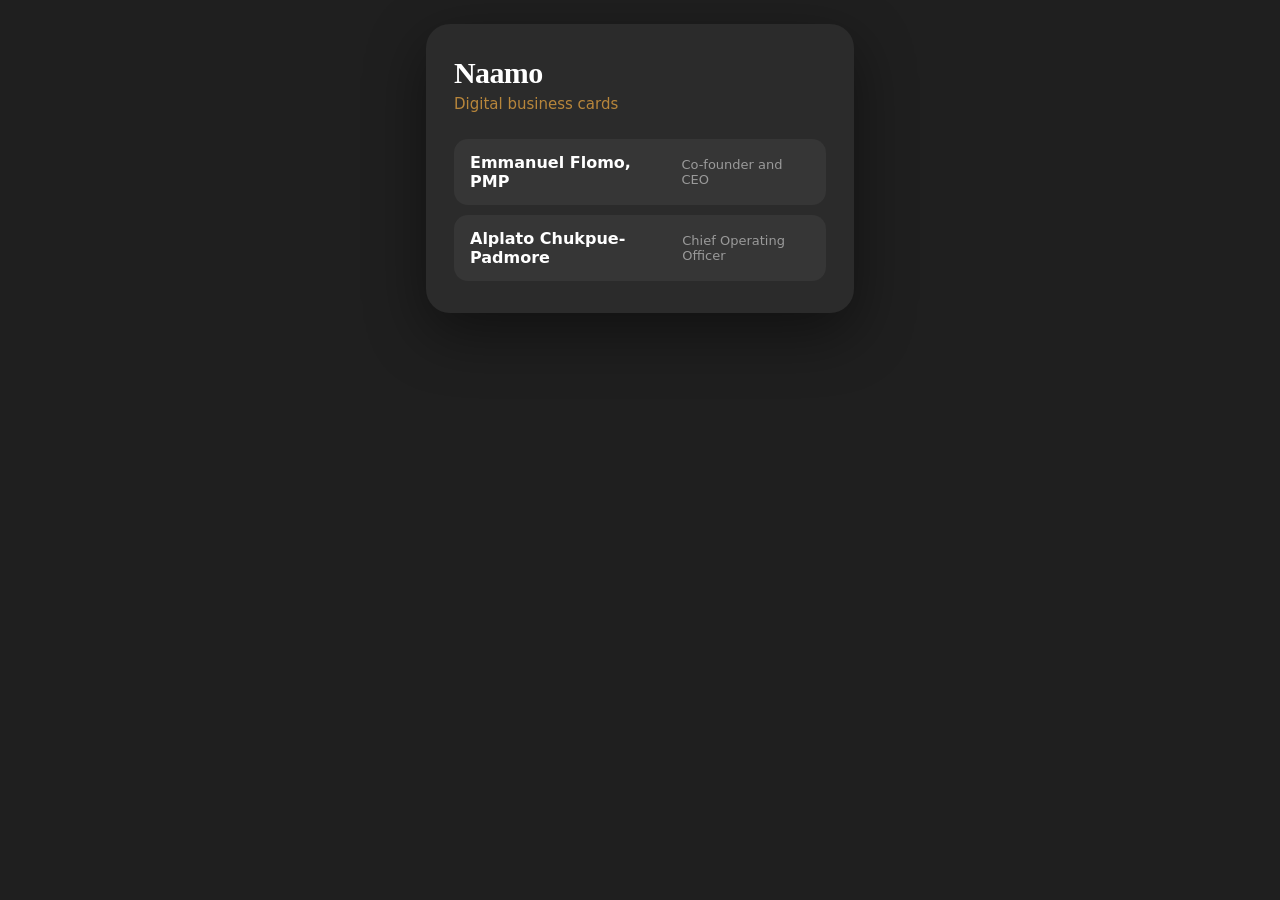
<file: index.html>
<!doctype html><html lang="en"><head><meta charset="utf-8"><meta name="viewport" content="width=device-width, initial-scale=1"><title>Naamo cards</title><link rel="stylesheet" href="assets/card.css"></head>
<body><main><section class="card"><h1 class="name">Naamo</h1><p class="role">Digital business cards</p><div class="actions">
<a class="btn" href="emmanuel/">Emmanuel Flomo, PMP<small>Co-founder and CEO</small></a>
<a class="btn" href="alplato/">Alplato Chukpue-Padmore<small>Chief Operating Officer</small></a>
</div></section></main></body></html>
</file>
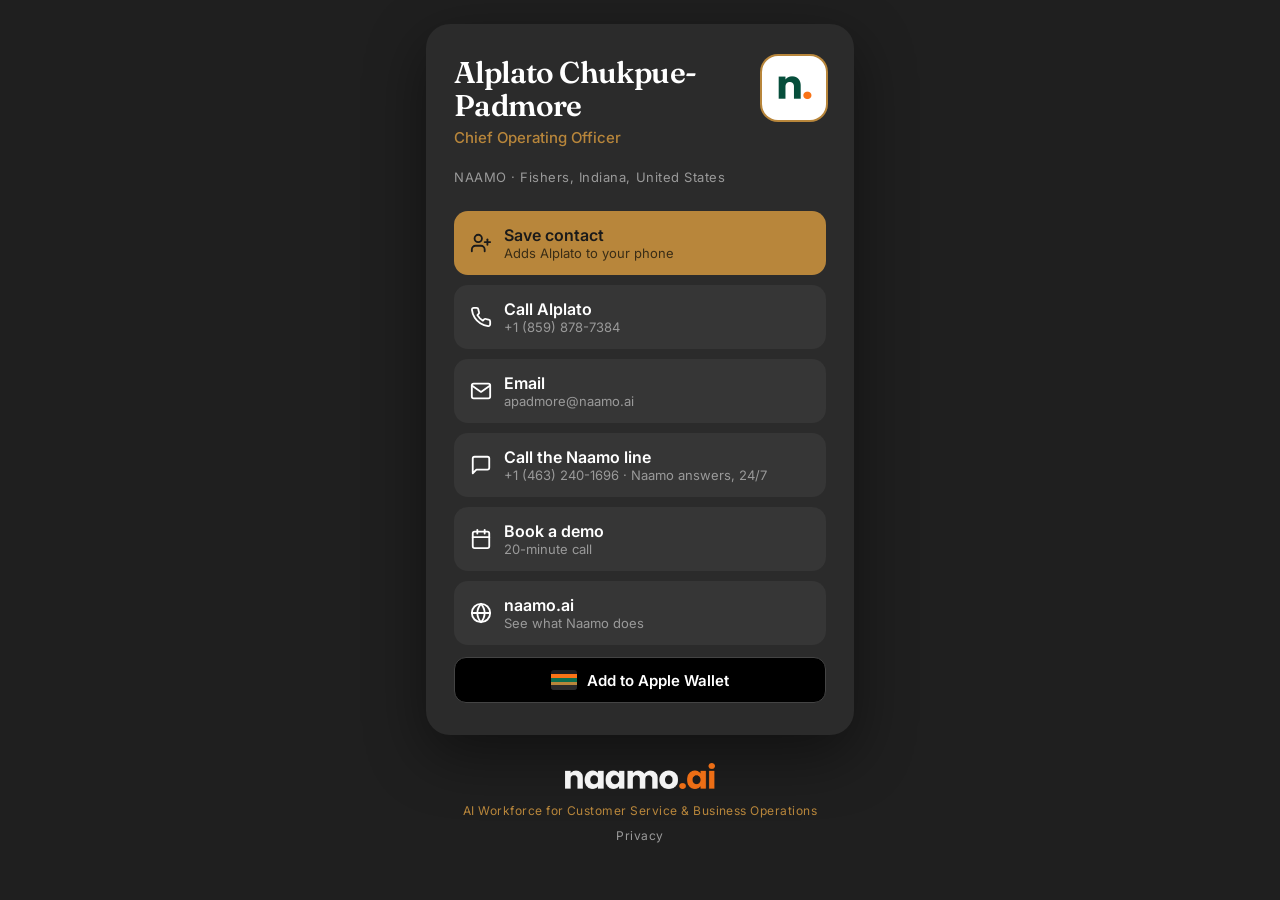
<file: alplato/index.html>
<!doctype html>
<html lang="en">
<head>
<meta charset="utf-8">
<meta name="viewport" content="width=device-width, initial-scale=1">
<title>Alplato Chukpue-Padmore · Naamo</title>
<meta name="description" content="Alplato Chukpue-Padmore, Chief Operating Officer at Naamo. Save the contact, call or email.">
<meta property="og:title" content="Alplato Chukpue-Padmore · Naamo">
<meta property="og:description" content="Chief Operating Officer, Naamo. AI Workforce for Customer Service &amp; Business Operations.">
<meta property="og:image" content="https://manevia.github.io/naamo-cards/assets/naamo-icon.png">
<link rel="icon" href="../assets/naamo-icon.png">
<link rel="preconnect" href="https://fonts.googleapis.com">
<link href="https://fonts.googleapis.com/css2?family=Fraunces:opsz,wght@9..144,600&family=Inter:wght@400;500;600&display=swap" rel="stylesheet">
<link rel="stylesheet" href="../assets/card.css">
</head>
<body>
<main>
  <section class="card">
    <div class="top">
      <div><h1 class="name">Alplato Chukpue-Padmore</h1><p class="role">Chief Operating Officer</p></div>
      <div class="tile"><img src="../assets/naamo-icon.png" alt="Naamo"></div>
    </div>
    <p class="company">NAAMO · Fishers, Indiana, United States</p>
    <div class="actions">
      <a class="btn primary" href="alplato-chukpue-padmore.vcf" download="alplato-chukpue-padmore.vcf">
        <svg viewBox="0 0 24 24" fill="none" stroke="currentColor" stroke-width="2" stroke-linecap="round" stroke-linejoin="round"><path d="M16 21v-2a4 4 0 0 0-4-4H6a4 4 0 0 0-4 4v2"/><circle cx="9" cy="7" r="4"/><line x1="19" y1="8" x2="19" y2="14"/><line x1="22" y1="11" x2="16" y2="11"/></svg>
        <span>Save contact<small>Adds Alplato to your phone</small></span>
      </a>
      <a class="btn" href="tel:+18598787384">
        <svg viewBox="0 0 24 24" fill="none" stroke="currentColor" stroke-width="2" stroke-linecap="round" stroke-linejoin="round"><path d="M22 16.92v3a2 2 0 0 1-2.18 2 19.79 19.79 0 0 1-8.63-3.07 19.5 19.5 0 0 1-6-6 19.79 19.79 0 0 1-3.07-8.67A2 2 0 0 1 4.11 2h3a2 2 0 0 1 2 1.72c.13.96.36 1.9.7 2.81a2 2 0 0 1-.45 2.11L8.09 9.91a16 16 0 0 0 6 6l1.27-1.27a2 2 0 0 1 2.11-.45c.91.34 1.85.57 2.81.7A2 2 0 0 1 22 16.92z"/></svg>
        <span>Call Alplato<small>+1 (859) 878-7384</small></span>
      </a>
      <a class="btn" href="mailto:apadmore@naamo.ai">
        <svg viewBox="0 0 24 24" fill="none" stroke="currentColor" stroke-width="2" stroke-linecap="round" stroke-linejoin="round"><path d="M4 4h16c1.1 0 2 .9 2 2v12c0 1.1-.9 2-2 2H4c-1.1 0-2-.9-2-2V6c0-1.1.9-2 2-2z"/><polyline points="22,6 12,13 2,6"/></svg>
        <span>Email<small>apadmore@naamo.ai</small></span>
      </a>
      <a class="btn" href="tel:+14632401696">
        <svg viewBox="0 0 24 24" fill="none" stroke="currentColor" stroke-width="2" stroke-linecap="round" stroke-linejoin="round"><path d="M21 15a2 2 0 0 1-2 2H7l-4 4V5a2 2 0 0 1 2-2h14a2 2 0 0 1 2 2z"/></svg>
        <span>Call the Naamo line<small>+1 (463) 240-1696 · Naamo answers, 24/7</small></span>
      </a>
      <a class="btn" href="https://calendly.com/hello-naamo/naamo-demo">
        <svg viewBox="0 0 24 24" fill="none" stroke="currentColor" stroke-width="2" stroke-linecap="round" stroke-linejoin="round"><rect x="3" y="4" width="18" height="18" rx="2" ry="2"/><line x1="16" y1="2" x2="16" y2="6"/><line x1="8" y1="2" x2="8" y2="6"/><line x1="3" y1="10" x2="21" y2="10"/></svg>
        <span>Book a demo<small>20-minute call</small></span>
      </a>
      <a class="btn" href="https://naamo.ai">
        <svg viewBox="0 0 24 24" fill="none" stroke="currentColor" stroke-width="2" stroke-linecap="round" stroke-linejoin="round"><circle cx="12" cy="12" r="10"/><line x1="2" y1="12" x2="22" y2="12"/><path d="M12 2a15.3 15.3 0 0 1 4 10 15.3 15.3 0 0 1-4 10 15.3 15.3 0 0 1-4-10 15.3 15.3 0 0 1 4-10z"/></svg>
        <span>naamo.ai<small>See what Naamo does</small></span>
      </a>
    </div>
    <a class="wallet" href="alplato-chukpue-padmore.pkpass"><svg viewBox="0 0 26 20" aria-hidden="true"><rect x="0" y="0" width="26" height="20" rx="3" fill="#1C1C1E"/><rect x="0" y="4" width="26" height="4" fill="#F97316"/><rect x="0" y="8" width="26" height="4" fill="#0B6E4F"/><rect x="0" y="12" width="26" height="8" rx="3" fill="#2B2B2B"/><rect x="0" y="12" width="26" height="3" fill="#B8863B"/></svg><span>Add to Apple Wallet</span></a>
  </section>
  <div class="foot">
    <img src="../assets/naamo-logo-white.png" alt="naamo.ai">
    <p>AI Workforce for Customer Service &amp; Business Operations</p>
    <p><a href="https://naamo.ai/privacy">Privacy</a></p>
  </div>
</main>
</body>
</html>
</file>
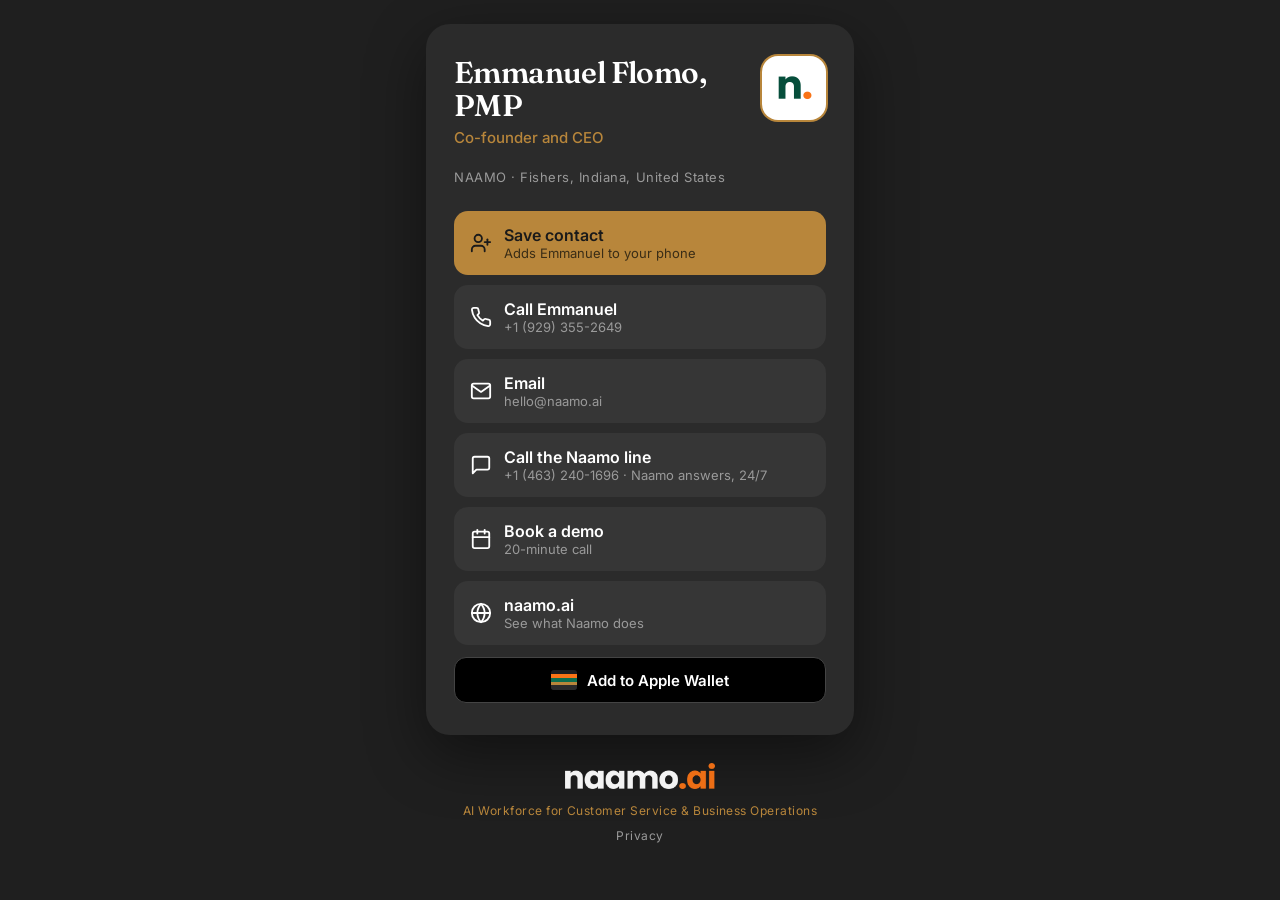
<file: emmanuel/index.html>
<!doctype html>
<html lang="en">
<head>
<meta charset="utf-8">
<meta name="viewport" content="width=device-width, initial-scale=1">
<title>Emmanuel Flomo, PMP · Naamo</title>
<meta name="description" content="Emmanuel Flomo, PMP, Co-founder and CEO at Naamo. Save the contact, call or email.">
<meta property="og:title" content="Emmanuel Flomo, PMP · Naamo">
<meta property="og:description" content="Co-founder and CEO, Naamo. AI Workforce for Customer Service &amp; Business Operations.">
<meta property="og:image" content="https://manevia.github.io/naamo-cards/assets/naamo-icon.png">
<link rel="icon" href="../assets/naamo-icon.png">
<link rel="preconnect" href="https://fonts.googleapis.com">
<link href="https://fonts.googleapis.com/css2?family=Fraunces:opsz,wght@9..144,600&family=Inter:wght@400;500;600&display=swap" rel="stylesheet">
<link rel="stylesheet" href="../assets/card.css">
</head>
<body>
<main>
  <section class="card">
    <div class="top">
      <div><h1 class="name">Emmanuel Flomo, PMP</h1><p class="role">Co-founder and CEO</p></div>
      <div class="tile"><img src="../assets/naamo-icon.png" alt="Naamo"></div>
    </div>
    <p class="company">NAAMO · Fishers, Indiana, United States</p>
    <div class="actions">
      <a class="btn primary" href="emmanuel-flomo.vcf" download="emmanuel-flomo.vcf">
        <svg viewBox="0 0 24 24" fill="none" stroke="currentColor" stroke-width="2" stroke-linecap="round" stroke-linejoin="round"><path d="M16 21v-2a4 4 0 0 0-4-4H6a4 4 0 0 0-4 4v2"/><circle cx="9" cy="7" r="4"/><line x1="19" y1="8" x2="19" y2="14"/><line x1="22" y1="11" x2="16" y2="11"/></svg>
        <span>Save contact<small>Adds Emmanuel to your phone</small></span>
      </a>
      <a class="btn" href="tel:+19293552649">
        <svg viewBox="0 0 24 24" fill="none" stroke="currentColor" stroke-width="2" stroke-linecap="round" stroke-linejoin="round"><path d="M22 16.92v3a2 2 0 0 1-2.18 2 19.79 19.79 0 0 1-8.63-3.07 19.5 19.5 0 0 1-6-6 19.79 19.79 0 0 1-3.07-8.67A2 2 0 0 1 4.11 2h3a2 2 0 0 1 2 1.72c.13.96.36 1.9.7 2.81a2 2 0 0 1-.45 2.11L8.09 9.91a16 16 0 0 0 6 6l1.27-1.27a2 2 0 0 1 2.11-.45c.91.34 1.85.57 2.81.7A2 2 0 0 1 22 16.92z"/></svg>
        <span>Call Emmanuel<small>+1 (929) 355-2649</small></span>
      </a>
      <a class="btn" href="mailto:hello@naamo.ai">
        <svg viewBox="0 0 24 24" fill="none" stroke="currentColor" stroke-width="2" stroke-linecap="round" stroke-linejoin="round"><path d="M4 4h16c1.1 0 2 .9 2 2v12c0 1.1-.9 2-2 2H4c-1.1 0-2-.9-2-2V6c0-1.1.9-2 2-2z"/><polyline points="22,6 12,13 2,6"/></svg>
        <span>Email<small>hello@naamo.ai</small></span>
      </a>
      <a class="btn" href="tel:+14632401696">
        <svg viewBox="0 0 24 24" fill="none" stroke="currentColor" stroke-width="2" stroke-linecap="round" stroke-linejoin="round"><path d="M21 15a2 2 0 0 1-2 2H7l-4 4V5a2 2 0 0 1 2-2h14a2 2 0 0 1 2 2z"/></svg>
        <span>Call the Naamo line<small>+1 (463) 240-1696 · Naamo answers, 24/7</small></span>
      </a>
      <a class="btn" href="https://calendly.com/hello-naamo/naamo-demo">
        <svg viewBox="0 0 24 24" fill="none" stroke="currentColor" stroke-width="2" stroke-linecap="round" stroke-linejoin="round"><rect x="3" y="4" width="18" height="18" rx="2" ry="2"/><line x1="16" y1="2" x2="16" y2="6"/><line x1="8" y1="2" x2="8" y2="6"/><line x1="3" y1="10" x2="21" y2="10"/></svg>
        <span>Book a demo<small>20-minute call</small></span>
      </a>
      <a class="btn" href="https://naamo.ai">
        <svg viewBox="0 0 24 24" fill="none" stroke="currentColor" stroke-width="2" stroke-linecap="round" stroke-linejoin="round"><circle cx="12" cy="12" r="10"/><line x1="2" y1="12" x2="22" y2="12"/><path d="M12 2a15.3 15.3 0 0 1 4 10 15.3 15.3 0 0 1-4 10 15.3 15.3 0 0 1-4-10 15.3 15.3 0 0 1 4-10z"/></svg>
        <span>naamo.ai<small>See what Naamo does</small></span>
      </a>
    </div>
    <a class="wallet" href="emmanuel-flomo.pkpass"><svg viewBox="0 0 26 20" aria-hidden="true"><rect x="0" y="0" width="26" height="20" rx="3" fill="#1C1C1E"/><rect x="0" y="4" width="26" height="4" fill="#F97316"/><rect x="0" y="8" width="26" height="4" fill="#0B6E4F"/><rect x="0" y="12" width="26" height="8" rx="3" fill="#2B2B2B"/><rect x="0" y="12" width="26" height="3" fill="#B8863B"/></svg><span>Add to Apple Wallet</span></a>
  </section>
  <div class="foot">
    <img src="../assets/naamo-logo-white.png" alt="naamo.ai">
    <p>AI Workforce for Customer Service &amp; Business Operations</p>
    <p><a href="https://naamo.ai/privacy">Privacy</a></p>
  </div>
</main>
</body>
</html>
</file>
<file: assets/card.css>
:root{--bg:#1F1F1F;--card:#2B2B2B;--brass:#B8863B;--muted:#9A9A9A;--text:#FFFFFF}
*{box-sizing:border-box}
html,body{margin:0;background:var(--bg);color:var(--text);font-family:'Inter',system-ui,-apple-system,sans-serif;-webkit-font-smoothing:antialiased}
main{max-width:460px;margin:0 auto;padding:24px 16px 48px}
.card{background:var(--card);border-radius:24px;padding:32px 28px;box-shadow:0 20px 60px rgba(0,0,0,.45)}
.top{display:flex;align-items:flex-start;justify-content:space-between;gap:16px}
.name{font-family:'Fraunces',Georgia,serif;font-weight:600;font-size:30px;line-height:1.1;letter-spacing:-0.02em;margin:0}
.role{font-size:15px;font-weight:500;color:var(--brass);margin:6px 0 0}
.tile{flex:none;width:64px;height:64px;border-radius:16px;background:#fff;box-shadow:0 0 0 2px var(--brass);overflow:hidden}
.tile img{width:64px;height:64px;display:block}
.company{margin:22px 0 0;font-size:13px;color:var(--muted);letter-spacing:.04em}
.actions{display:grid;gap:10px;margin-top:26px}
.btn{display:flex;align-items:center;gap:12px;padding:14px 16px;border-radius:14px;text-decoration:none;color:var(--text);background:#363636;font-size:16px;font-weight:600;transition:background .15s}
.btn:hover{background:#3F3F3F}
.btn.primary{background:var(--brass);color:#1A1A1A}
.btn.primary:hover{background:#C9964A}
.btn svg{width:22px;height:22px;flex:none}
.btn small{display:block;font-weight:400;font-size:13px;color:var(--muted)}
.btn.primary small{color:#3A2D16}
.foot{text-align:center;margin-top:28px}
.foot img{width:150px;height:auto;opacity:.95}
.foot p{margin:10px 0 0;font-size:12px;color:var(--brass);letter-spacing:.04em}
.foot a{color:var(--muted);text-decoration:none;font-size:12px}
.wallet{display:flex;align-items:center;justify-content:center;gap:10px;margin-top:12px;padding:12px 16px;border-radius:12px;background:#000;color:#fff;text-decoration:none;font-size:15px;font-weight:600;border:1px solid #444}
.wallet svg{width:26px;height:20px}
</file>
